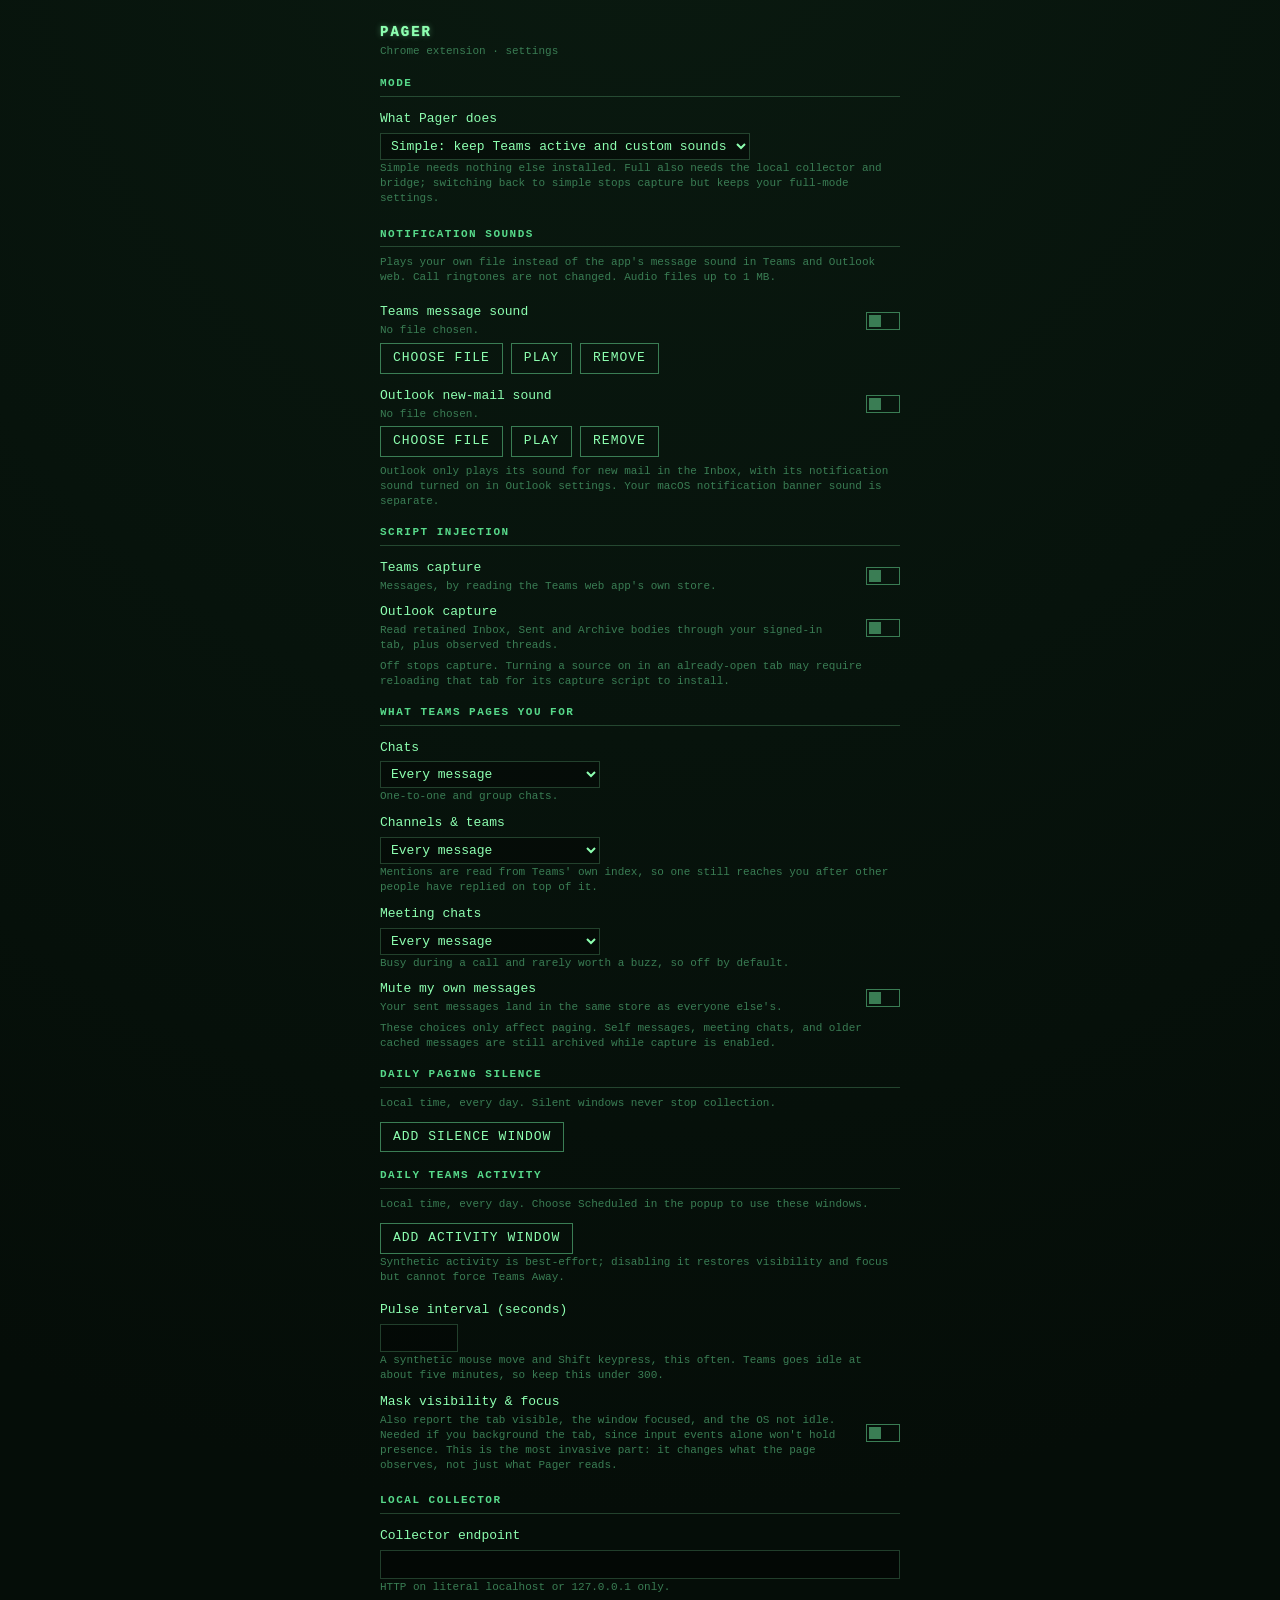
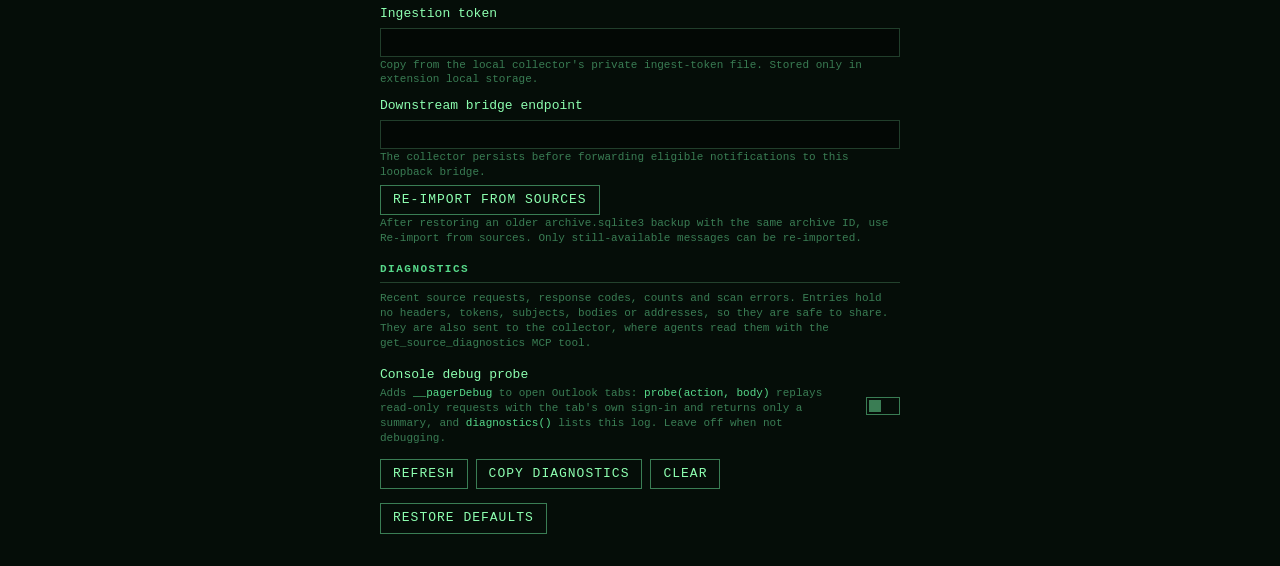
<file: extension/options.html>
<!doctype html>
<html lang="en">
<head>
  <meta charset="utf-8" />
  <title>Pager settings</title>
  <link rel="stylesheet" href="ui.css" />
  <style>body { max-width: 560px; margin: 0 auto; padding: 22px 20px 32px; }</style>
</head>
<body>
  <h1>Pager</h1>
  <p class="sub">Chrome extension · settings</p>

  <h2>Mode</h2>
  <div class="field">
    <label for="mode"><span class="name">What Pager does</span></label>
    <select id="mode">
      <option value="simple">Simple: keep Teams active and custom sounds</option>
      <option value="full">Full: capture, archive and phone paging</option>
    </select>
    <span class="hint">
      Simple needs nothing else installed. Full also needs the local collector and
      bridge; switching back to simple stops capture but keeps your full-mode settings.
    </span>
  </div>

  <h2>Notification sounds</h2>
  <p class="hint">
    Plays your own file instead of the app's message sound in Teams and Outlook web.
    Call ringtones are not changed. Audio files up to 1 MB.
  </p>
  <div class="sound" data-source="teams">
    <div class="row">
      <label for="soundTeams">
        <span class="name">Teams message sound</span>
        <span class="hint" id="soundTeamsName">No file chosen.</span>
      </label>
      <input type="checkbox" id="soundTeams" />
    </div>
    <div class="sound-actions">
      <input type="file" accept="audio/*" id="soundTeamsFile" hidden />
      <button type="button" data-action="choose">Choose file</button>
      <button type="button" data-action="test">Play</button>
      <button type="button" data-action="remove">Remove</button>
    </div>
  </div>
  <div class="sound" data-source="outlook">
    <div class="row">
      <label for="soundOutlook">
        <span class="name">Outlook new-mail sound</span>
        <span class="hint" id="soundOutlookName">No file chosen.</span>
      </label>
      <input type="checkbox" id="soundOutlook" />
    </div>
    <div class="sound-actions">
      <input type="file" accept="audio/*" id="soundOutlookFile" hidden />
      <button type="button" data-action="choose">Choose file</button>
      <button type="button" data-action="test">Play</button>
      <button type="button" data-action="remove">Remove</button>
    </div>
  </div>
  <span class="hint" id="soundError"></span>
  <p class="hint">
    Outlook only plays its sound for new mail in the Inbox, with its notification
    sound turned on in Outlook settings. Your macOS notification banner sound is separate.
  </p>

  <div data-full>
  <h2>Script injection</h2>
  <div class="row">
    <label for="captureTeams">
      <span class="name">Teams capture</span>
      <span class="hint">Messages, by reading the Teams web app's own store.</span>
    </label>
    <input type="checkbox" id="captureTeams" />
  </div>
  <div class="row">
    <label for="captureOutlook">
      <span class="name">Outlook capture</span>
      <span class="hint">Read retained Inbox, Sent and Archive bodies through your signed-in tab, plus observed threads.</span>
    </label>
    <input type="checkbox" id="captureOutlook" />
  </div>
  <p class="hint">
    Off stops capture. Turning a source on in an already-open tab may require
    reloading that tab for its capture script to install.
  </p>

  <h2>What Teams pages you for</h2>
  <div class="field">
    <label for="teamsChatsMode"><span class="name">Chats</span></label>
    <select id="teamsChatsMode">
      <option value="all">Every message</option>
      <option value="mentions">Only when I'm mentioned</option>
      <option value="off">Never</option>
    </select>
    <span class="hint">One-to-one and group chats.</span>
  </div>
  <div class="field">
    <label for="teamsChannelsMode"><span class="name">Channels &amp; teams</span></label>
    <select id="teamsChannelsMode">
      <option value="all">Every message</option>
      <option value="mentions">Only when I'm mentioned</option>
      <option value="off">Never</option>
    </select>
    <span class="hint">
      Mentions are read from Teams' own index, so one still reaches you after
      other people have replied on top of it.
    </span>
  </div>
  <div class="field">
    <label for="teamsMeetingsMode"><span class="name">Meeting chats</span></label>
    <select id="teamsMeetingsMode">
      <option value="all">Every message</option>
      <option value="mentions">Only when I'm mentioned</option>
      <option value="off">Never</option>
    </select>
    <span class="hint">Busy during a call and rarely worth a buzz, so off by default.</span>
  </div>
  <div class="row">
    <label for="teamsMuteSelf">
      <span class="name">Mute my own messages</span>
      <span class="hint">Your sent messages land in the same store as everyone else's.</span>
    </label>
    <input type="checkbox" id="teamsMuteSelf" />
  </div>
  <p class="hint">
    These choices only affect paging. Self messages, meeting chats, and older cached
    messages are still archived while capture is enabled.
  </p>

  <h2>Daily paging silence</h2>
  <p class="hint">Local time, every day. Silent windows never stop collection.</p>
  <div id="pagingSilenceWindows" class="windows"></div>
  <button type="button" id="addPagingWindow">Add silence window</button>
  <span class="hint" id="pagingScheduleError"></span>
  </div>

  <h2>Daily Teams activity</h2>
  <p class="hint">Local time, every day. Choose Scheduled in the popup to use these windows.</p>
  <div id="keepActiveWindows" class="windows"></div>
  <button type="button" id="addActivityWindow">Add activity window</button>
  <span class="hint" id="activityScheduleError"></span>
  <p class="hint">Synthetic activity is best-effort; disabling it restores visibility and focus but cannot force Teams Away.</p>
  <div class="field">
    <label for="keepActiveIntervalSec">
      <span class="name">Pulse interval (seconds)</span>
    </label>
    <input type="number" id="keepActiveIntervalSec" min="30" max="900" step="10" />
    <span class="hint">
      A synthetic mouse move and Shift keypress, this often. Teams goes idle at
      about five minutes, so keep this under 300.
    </span>
  </div>
  <div class="row">
    <label for="keepActiveMask">
      <span class="name">Mask visibility &amp; focus</span>
      <span class="hint">
        Also report the tab visible, the window focused, and the OS not idle.
        Needed if you background the tab, since input events alone won't hold
        presence. This is the most invasive part: it changes what the page
        observes, not just what Pager reads.
      </span>
    </label>
    <input type="checkbox" id="keepActiveMask" />
  </div>

  <div data-full>
  <h2>Local collector</h2>
  <div class="field">
    <label for="collectorUrl"><span class="name">Collector endpoint</span></label>
    <input type="text" id="collectorUrl" spellcheck="false" />
    <span class="hint">HTTP on literal localhost or 127.0.0.1 only.</span>
  </div>
  <div class="field">
    <label for="collectorToken"><span class="name">Ingestion token</span></label>
    <input type="password" id="collectorToken" autocomplete="off" spellcheck="false" />
    <span class="hint">Copy from the local collector's private ingest-token file. Stored only in extension local storage.</span>
  </div>
  <div class="field">
    <label for="bridgeUrl"><span class="name">Downstream bridge endpoint</span></label>
    <input type="text" id="bridgeUrl" spellcheck="false" />
    <span class="hint">The collector persists before forwarding eligible notifications to this loopback bridge.</span>
  </div>
  <button type="button" id="reimport">Re-import from sources</button>
  <span class="hint" id="reimportStatus"></span>

  <p class="hint">After restoring an older archive.sqlite3 backup with the same archive ID, use Re-import from sources. Only still-available messages can be re-imported.</p>

  <h2>Diagnostics</h2>
  <p class="hint">
    Recent source requests, response codes, counts and scan errors. Entries hold
    no headers, tokens, subjects, bodies or addresses, so they are safe to share.
    They are also sent to the collector, where agents read them with the
    get_source_diagnostics MCP tool.
  </p>
  <div class="row">
    <label for="debugProbe">
      <span class="name">Console debug probe</span>
      <span class="hint">
        Adds <code>__pagerDebug</code> to open Outlook tabs: <code>probe(action, body)</code>
        replays read-only requests with the tab's own sign-in and returns only a summary,
        and <code>diagnostics()</code> lists this log. Leave off when not debugging.
      </span>
    </label>
    <input type="checkbox" id="debugProbe" />
  </div>
  <div class="diag-actions">
    <button type="button" id="diagRefresh">Refresh</button>
    <button type="button" id="diagCopy">Copy diagnostics</button>
    <button type="button" id="diagClear">Clear</button>
    <span class="hint" id="diagStatus"></span>
  </div>
  <div id="diagList" class="diag-list"></div>
  </div>

  <div class="footer">
    <button id="reset">Restore defaults</button>
    <span class="saved" id="saved">saved</span>
  </div>

  <script type="module" src="options.js"></script>
</body>
</html>
</file>
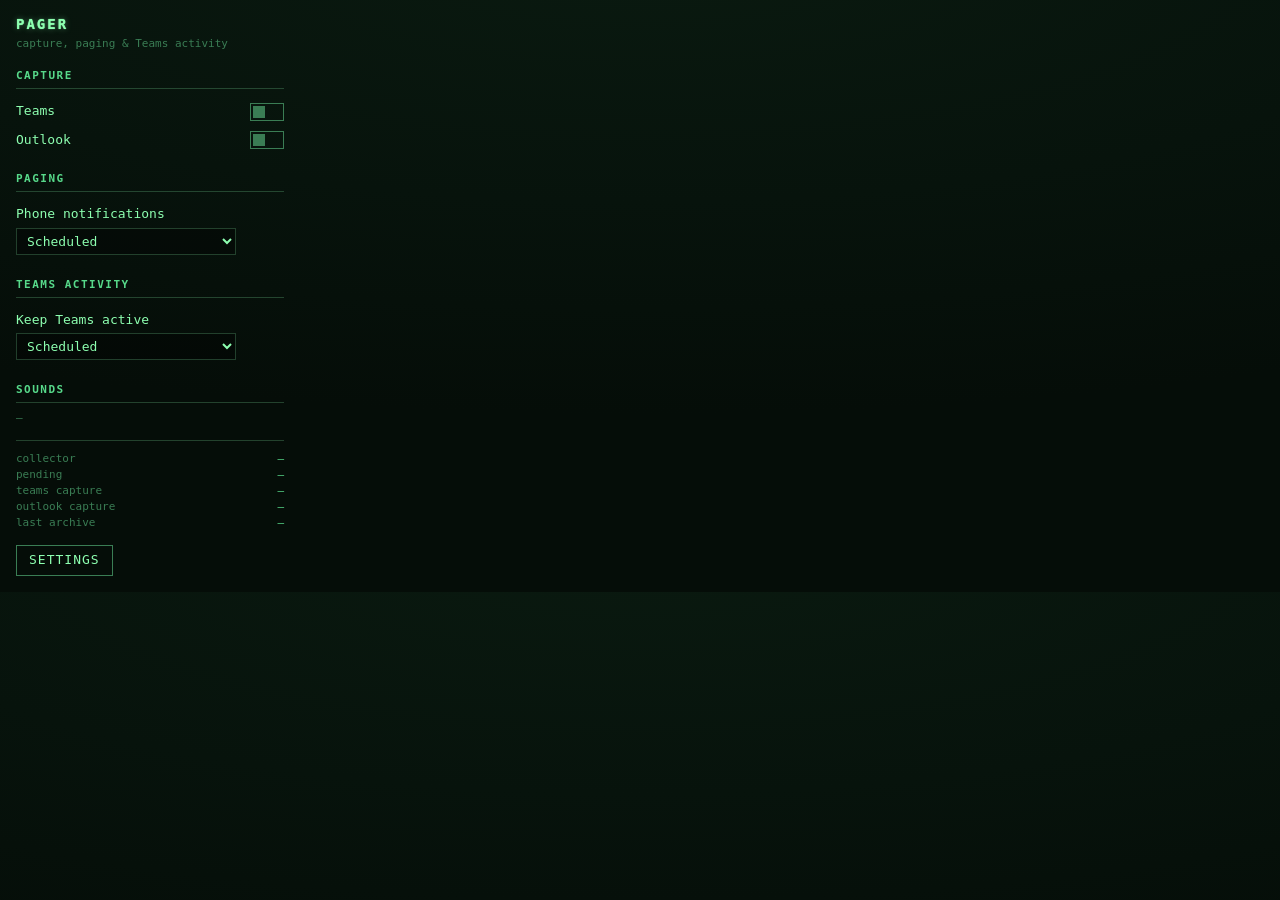
<file: extension/popup.html>
<!doctype html>
<html lang="en">
<head>
  <meta charset="utf-8" />
  <title>Pager</title>
  <link rel="stylesheet" href="ui.css" />
  <style>body { width: 300px; }</style>
</head>
<body>
  <h1>Pager</h1>
  <p class="sub" id="sub">capture, paging &amp; Teams activity</p>

  <div data-full>
  <h2>Capture</h2>
  <div class="row">
    <label for="captureTeams"><span class="name">Teams</span></label>
    <input type="checkbox" id="captureTeams" />
  </div>
  <div class="row">
    <label for="captureOutlook"><span class="name">Outlook</span></label>
    <input type="checkbox" id="captureOutlook" />
  </div>

  <h2>Paging</h2>
  <div class="field">
    <label for="pagingMode"><span class="name">Phone notifications</span></label>
    <select id="pagingMode">
      <option value="scheduled">Scheduled</option>
      <option value="always_notify">Always notify</option>
      <option value="always_silent">Always silent</option>
    </select>
    <span class="hint" id="pagingState"></span>
  </div>
  </div>

  <h2>Teams activity</h2>
  <div class="field">
    <label for="keepActiveMode"><span class="name">Keep Teams active</span></label>
    <select id="keepActiveMode">
      <option value="scheduled">Scheduled</option>
      <option value="always_on">Always on</option>
      <option value="always_off">Always off</option>
    </select>
    <span class="hint" id="activityState"></span>
  </div>

  <h2>Sounds</h2>
  <p class="hint" id="soundState">—</p>

  <div class="status" data-full>
    <div><span>collector</span><span class="val" id="stCollector">—</span></div>
    <div><span>pending</span><span class="val" id="stPending">—</span></div>
    <div><span>teams capture</span><span class="val" id="stTeams">—</span></div>
    <div><span>outlook capture</span><span class="val" id="stOutlook">—</span></div>
    <div><span>last archive</span><span class="val" id="stLast">—</span></div>
  </div>

  <div class="footer">
    <button id="options">Settings</button>
    <span class="saved" id="saved">saved</span>
  </div>

  <script type="module" src="popup.js"></script>
</body>
</html>
</file>
<file: extension/ui.css>
/* Shared chrome for the popup and the options page. Same phosphor LCD as the
   PWA (pwa/index.html), minus the scanlines and the backlight sweep — this is
   a settings surface, not the device. System monospace rather than shipping
   the VT323 face into the extension bundle. */

:root {
  --lcd-bg:   #07130c;
  --lcd-bg2:  #0a1a10;
  --phos:     #8dffb0;
  --phos-mid: #57d98a;
  --phos-dim: #3a7d54;
  --rule:     rgba(141, 255, 176, 0.22);
  --amber:    #ffc24b;
  --glow:     0 0 6px rgba(141, 255, 176, 0.4), 0 0 1px rgba(141, 255, 176, 0.9);
  color-scheme: dark;
}

* { box-sizing: border-box; }

body {
  margin: 0;
  padding: 14px 16px 16px;
  background: radial-gradient(120% 80% at 50% -10%, var(--lcd-bg2) 0%, var(--lcd-bg) 55%, #050d08 100%);
  color: var(--phos);
  font-family: ui-monospace, SFMono-Regular, Menlo, Consolas, monospace;
  font-size: 13px;
  line-height: 1.45;
}

h1 {
  margin: 0 0 2px;
  font-size: 14px;
  font-weight: 600;
  letter-spacing: 2px;
  text-transform: uppercase;
  text-shadow: var(--glow);
}

.sub { margin: 0 0 12px; color: var(--phos-dim); font-size: 11px; }

h2 {
  margin: 16px 0 8px;
  padding-bottom: 4px;
  border-bottom: 1px solid var(--rule);
  font-size: 11px;
  font-weight: 600;
  letter-spacing: 1.5px;
  text-transform: uppercase;
  color: var(--phos-mid);
}

/* a row is one setting: label + control, control right-aligned */
.row {
  display: flex;
  align-items: center;
  justify-content: space-between;
  gap: 12px;
  padding: 5px 0;
}
.row label { cursor: pointer; }
.row .name { display: block; }
.hint {
  display: block;
  margin-top: 1px;
  color: var(--phos-dim);
  font-size: 11px;
  line-height: 1.35;
}

/* switch: an LCD segment that lights when on */
input[type="checkbox"] {
  appearance: none;
  flex: 0 0 auto;
  width: 34px;
  height: 18px;
  margin: 0;
  border: 1px solid var(--phos-dim);
  background: transparent;
  cursor: pointer;
  position: relative;
}
input[type="checkbox"]::after {
  content: "";
  position: absolute;
  top: 2px;
  left: 2px;
  width: 12px;
  height: 12px;
  background: var(--phos-dim);
  transition: transform 0.12s linear, background 0.12s linear;
}
input[type="checkbox"]:checked { border-color: var(--phos); }
input[type="checkbox"]:checked::after {
  transform: translateX(16px);
  background: var(--phos);
  box-shadow: var(--glow);
}
input[type="checkbox"]:disabled { opacity: 0.4; cursor: default; }
input[type="checkbox"]:focus-visible { outline: 1px solid var(--phos); outline-offset: 2px; }

input[type="text"], input[type="password"], input[type="time"], input[type="number"], select {
  border: 1px solid var(--rule);
  background: rgba(0, 0, 0, 0.35);
  color: var(--phos);
  font: inherit;
  padding: 4px 6px;
}
input[type="text"]:focus, input[type="password"]:focus, input[type="time"]:focus, input[type="number"]:focus, select:focus {
  outline: none;
  border-color: var(--phos);
}
input[type="number"] { width: 78px; }
input[type="text"], input[type="password"] { width: 100%; }
input.invalid, .windows.invalid input { border-color: var(--amber); color: var(--amber); }

select { min-width: 220px; }
/* The native menu renders in the OS palette, so options need an explicit
   background or they come out unreadable against the phosphor theme. */
select option { background: #0b0f0b; color: var(--phos); }
select:disabled { opacity: 0.4; cursor: default; }

.field { padding: 5px 0; }
.field .name { display: block; margin-bottom: 4px; }

.window-row { justify-content: flex-start; flex-wrap: wrap; }
.window-row label { display: inline-flex; align-items: center; gap: 6px; }
.window-row input[type="time"] { width: 125px; }
.window-row button { margin-left: auto; }
button {
  border: 1px solid var(--phos-dim);
  background: transparent;
  color: var(--phos);
  font: inherit;
  letter-spacing: 1px;
  text-transform: uppercase;
  padding: 5px 12px;
  cursor: pointer;
}
button:hover { border-color: var(--phos); box-shadow: var(--glow); }
button:disabled { opacity: 0.4; cursor: default; border-color: var(--phos-dim); box-shadow: none; }
button:focus-visible { outline: 1px solid var(--phos); outline-offset: 2px; }

.status {
  margin-top: 14px;
  padding-top: 10px;
  border-top: 1px solid var(--rule);
  font-size: 11px;
  color: var(--phos-dim);
}
.status div { display: flex; justify-content: space-between; gap: 10px; }
.status .val { color: var(--phos-mid); }
.status .val.warn { color: var(--amber); }

.footer { margin-top: 14px; display: flex; align-items: center; justify-content: space-between; gap: 10px; }
.saved { color: var(--phos-mid); font-size: 11px; opacity: 0; transition: opacity 0.15s linear; }
.saved.show { opacity: 1; }

a { color: var(--phos-mid); }

.diag-actions { display: flex; flex-wrap: wrap; align-items: center; gap: 8px; margin: 8px 0; }
.diag-list {
  max-height: 320px;
  overflow: auto;
  border: 1px solid var(--rule);
  padding: 6px 8px;
  font-size: 11px;
  color: var(--phos-mid);
}
.diag-list:empty { display: none; }
.diag-row { padding: 2px 0; border-bottom: 1px solid var(--rule); overflow-wrap: anywhere; }
.diag-row:last-child { border-bottom: 0; }
.diag-row.error { color: var(--amber); }
code { color: var(--phos-mid); }

/* Simple mode hides everything that belongs to capture, archive and paging. */
body.simple [data-full] { display: none; }

.sound { padding: 2px 0 6px; }
.sound-actions { display: flex; align-items: center; gap: 8px; flex-wrap: wrap; }
#soundError:not(:empty) { display: block; color: var(--amber); }
</file>
